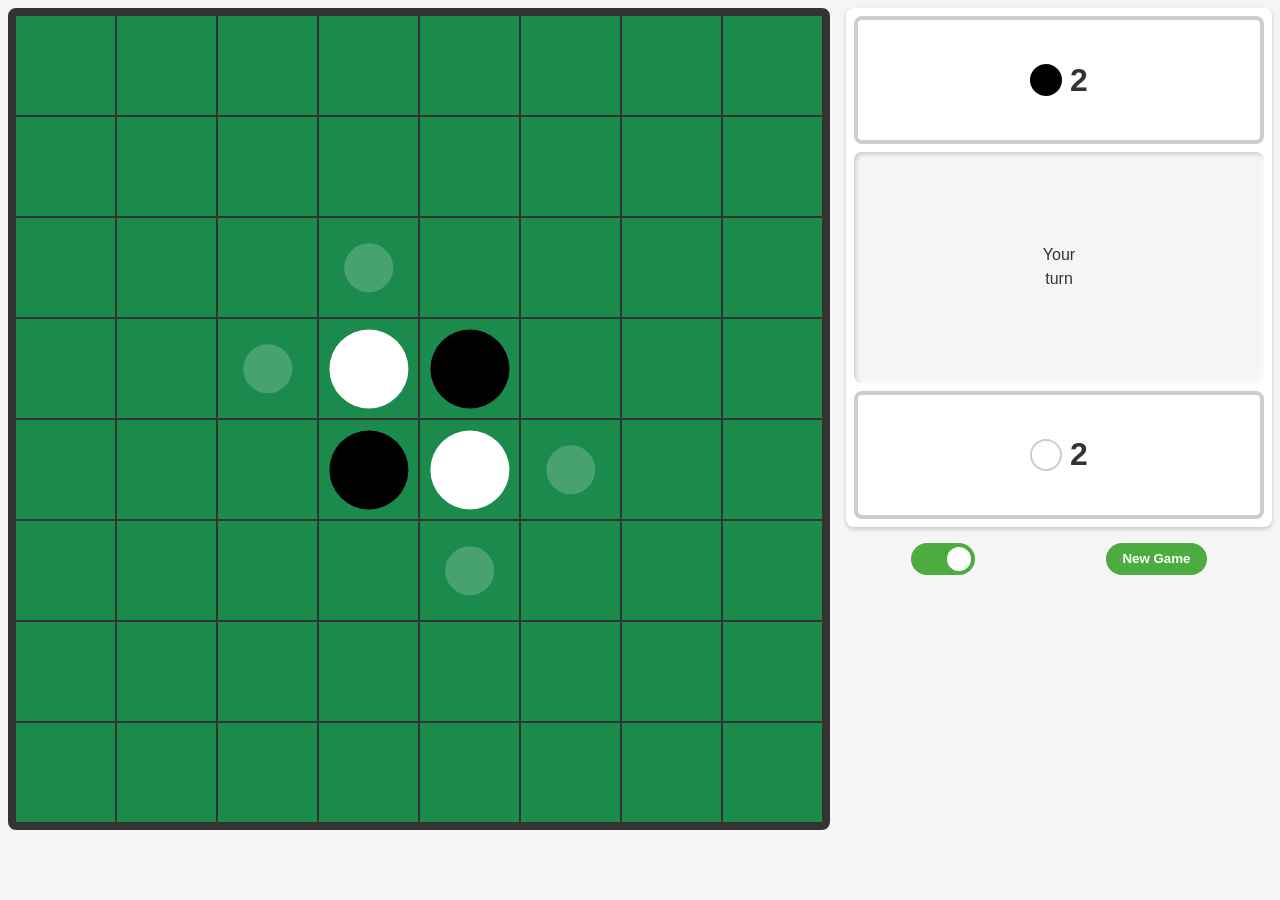
<file: index.html>
<!DOCTYPE html>
<html lang="en">
<head>
  <meta charset="UTF-8">
  <meta name="viewport" content="width=device-width, initial-scale=1.0">
  <meta http-equiv="Content-Security-Policy" content="script-src 'self'">
  <meta name="description" content="Othello Game - Play against AI.">
  <meta name="keywords" content="Othello, Reversi, Free, Game, AI, Board Game, Strategy, Tactics, HTML, CSS, JavaScript, HFR">
  <meta name="author" content="TRAN Duc Tai">
  <meta name="google" value="notranslate">
  <title>Othello</title>
  <link rel="canonical" href="https://onegaimuscle.github.io/Othello/">
  <link rel="stylesheet" href="./style.css">
  <link rel="icon" type="image/svg+xml" href="./favicon.svg">
</head>
<body>
  <noscript>
    <p>"You need to enable JavaScript to run this app."</p>
  </noscript>
  <h1><a href="https://onegaimuscle.github.io/" target="_blank">&lt;Othello/&gt;</a></h1>
  <div class="othello-game">
    <div class="board-container">
      <div id="othello-board"></div>
    </div>
    <div class="game-info">
      <div class="score-display">
        <div class="player-score" id="black-player">
          <span class="score-indicator black"></span>
          <span id="black-score">2</span>
        </div>
        <div id="othello-status-container">
          <span id="othello-status">Begin Game</span>
        </div>
        <div class="player-score" id="white-player">
          <span class="score-indicator white"></span>
          <span id="white-score">2</span>
        </div>
      </div>
      <div class="game-actions">
        <div class="switch-container">
          <label class="switch">
            <input type="checkbox" id="show-hints" checked>
            <span class="slider"></span>
          </label>
          <span>Show Valid Moves</span>
        </div>
        <button id="new-game-btn">New Game</button>
      </div>
    </div>
  </div>

  <!-- New Game Modal -->
  <div id="new-game-modal" class="modal-overlay">
    <div class="modal-content">
      <div class="modal-header">
        <h2>New Game</h2>
      </div>
      <div class="modal-body">
        <div class="form-group">
          <label>Who starts with Black?</label>
          <div class="option-cards">
            <div class="option-card selected" data-player="human">
              <span>You</span>
            </div>
            <div class="option-card" data-player="ai">
              <span>AI</span>
            </div>
          </div>
        </div>
        <div class="form-group">
          <label>Choose AI Difficulty</label>
          <div class="option-cards">
            <div class="difficulty-card" data-difficulty="noob">Noob</div>
            <div class="difficulty-card" data-difficulty="easy">Easy</div>
            <div class="difficulty-card selected" data-difficulty="medium">Medium</div>
            <div class="difficulty-card" data-difficulty="hard">Hard</div>
            <div class="difficulty-card" data-difficulty="pro">Pro</div>
            <div class="difficulty-card" data-difficulty="expert">Expert</div>
          </div>
        </div>
      </div>
      <div class="modal-footer">
        <button id="start-new-game">Begin</button>
        <button id="cancel-new-game" class="secondary">Cancel</button>
      </div>
    </div>
  </div>
  <script type="module" src="./othelloUI.js"></script>
</body>
</html>
</file>
<file: style.css>
:root {
  --primary-color: #4cac40;
  --primary-dark: #48a024;
  --board-bg: #333;
  --cell-bg: #1a8b4c;
  --text-color: #333;
  --hint-color: rgba(255, 255, 255, 0.2);
  --modal-bg: rgba(0, 0, 0, 0.8);
}

* {
  box-sizing: border-box;
  margin: 0;
  padding: 0;
}

body {
  font-family: 'Verdana', 'Arial', sans-serif;
  color: var(--text-color);
  min-width: 400px;
  margin: 0 auto;
  padding: 8px;
  background-color: #f5f5f5;
}

h1 {
  text-align: center;
  margin-bottom: 16px;
  color: var(--primary-color);
}

a {
  font-size: 24px;
  font-weight: bold;
  color: white;
  background-color: var(--primary-color);
  text-decoration: none;
  padding: 8px 16px;
  border-radius: 24px;
}

a:visited {
  color: white;
}

.othello-game {
  display: flex;
  flex-direction: column;
  align-items: center;
  gap: 16px;
}

.board-container {
  position: relative;
}

#othello-board {
  display: grid;
  grid-template-columns: repeat(8, min(11dvw, 11dvh));
  gap: 2px;
  background-color: var(--board-bg);
  border: 8px solid var(--board-bg);
  border-radius: 8px;
}

.othello-cell {
  width: 100%;
  aspect-ratio: 1/1;
  background-color: var(--cell-bg);
  position: relative;
  cursor: pointer;
  transition: background-color 0.2s;
}

.othello-cell.valid-move::before {
  content: "";
  position: absolute;
  top: 50%;
  left: 50%;
  transform: translate(-50%, -50%);
  width: 50%;
  height: 50%;
  border-radius: 50%;
  background-color: var(--hint-color);
  animation: pulse 2s infinite;
}

@keyframes pulse {
  0% { opacity: 0.5; transform: translate(-50%, -50%) scale(0.5); }
  50% { opacity: 1; transform: translate(-50%, -50%) scale(1); }
  100% { opacity: 0.5; transform: translate(-50%, -50%) scale(0.5); }
}

.othello-cell::after {
  content: "";
  position: absolute;
  top: 50%;
  left: 50%;
  transform: translate(-50%, -50%);
  width: 80%;
  height: 80%;
  border-radius: 50%;
  transition: all 0.3s ease;
}

.othello-cell.white::after {
  background-color: white;
}

.othello-cell.black::after {
  background-color: black;
}

.game-info {
  display: flex;
  flex-direction: column;
  gap: 16px;
  width: calc(min(88vw, 88vh) + 30px);
}

.score-display {
  display: grid;
  grid-template-columns: repeat(3, 1fr);
  background-color: white;
  padding: 8px 8px;
  border-radius: 8px;
  box-shadow: 0 2px 4px rgba(0, 0, 0, 0.2);
  gap: 8px;
}

.player-score {
  display: flex;
  justify-content: center;
  align-items: center;
  font-size: 32px;
  font-weight: bold;
  border: 4px solid #ccc;
  border-radius: 8px;
  gap: 8px;
  aspect-ratio: 1/1;
  transition: all 0.2s;
}

.score-indicator {
  width: 32px;
  height: 32px;
  border-radius: 50%;
}

.score-indicator.black {
  background-color: black;
}

.score-indicator.white {
  background-color: white;
  border: 2px solid #ccc;
}

#othello-status-container {
  display: flex;
  justify-content: center;
  align-items: center;
  text-align: center;
  aspect-ratio: 1/1;
  background-color: #f5f5f5;
  border-radius: 8px;
  box-shadow: inset 2px 2px 4px #ccc,
              inset -2px -2px 4px white;
}

#othello-status {
  white-space: pre-line;
  line-height: 1.5;
}

.game-actions {
  display: flex;
  justify-content: space-around;
  flex-wrap: wrap;
}

.switch-container {
  display: flex;
  align-items: center;
  gap: 8px;
  flex-wrap: wrap;
}

.switch {
  position: relative;
  width: 64px;
  height: 32px;
}

.switch input {
  display: none;
}

.slider {
  position: absolute;
  cursor: pointer;
  top: 0;
  left: 0;
  right: 0;
  bottom: 0;
  background-color: #ccc;
  transition: .5s;
  border-radius: 32px;
}

.slider:before {
  position: absolute;
  content: "";
  height: 24px;
  width: 24px;
  left: 4px;
  bottom: 4px;
  background-color: white;
  transition: .5s;
  border-radius: 50%;
}

input:checked + .slider {
  background-color: var(--primary-color);
}

input:checked + .slider:before {
  transform: translateX(32px);
}

button {
  padding: 8px 16px;
  background-color: var(--primary-color);
  color: white;
  border: none;
  border-radius: 40px;
  cursor: pointer;
  font-weight: bold;
  transition: background-color 0.2s;
}

button:hover {
  background-color: var(--primary-dark);
}

.modal-overlay {
  display: none;
  position: fixed;
  top: 0;
  left: 0;
  right: 0;
  bottom: 0;
  background-color: var(--modal-bg);
  z-index: 1000;
  justify-content: center;
  align-items: center;
  padding: 16px;
}

.modal-content {
  text-align: center;
  background-color: white;
  padding: 32px;
  border-radius: 16px;
  max-width: 480px;
  width: 100%;
  animation: modalFadeIn 0.3s;
}

@keyframes modalFadeIn {
  from { opacity: 0; transform: translateY(-64px); }
  to { opacity: 1; transform: translateY(0); }
}

.modal-header {
  margin-bottom: 16px;
}

.modal-header h2 {
  color: var(--primary-color);
}

.modal-body {
  margin-bottom: 16px;
}

.form-group {
  margin-bottom: 16px;
}

.form-group label {
  display: block;
  margin-bottom: 8px;
  font-weight: bold;
}

.option-cards {
  display: flex;
  gap: 8px;
  flex-wrap: wrap;
}

.option-card {
  flex: 1;
  min-width: 80px;
  padding: 16px;
  border: 2px solid #e0e0e0;
  border-radius: 8px;
  cursor: pointer;
  transition: all 0.2s;
  display: flex;
  flex-direction: column;
  align-items: center;
  gap: 8px;
}

.option-card:hover {
  border-color: var(--primary-color);
}

.difficulty-card {
  flex: 1;
  min-width: 100px;
  padding: 8px;
  border: 2px solid #e0e0e0;
  border-radius: 8px;
  cursor: pointer;
  transition: all 0.2s;
}

.difficulty-card:hover {
  border-color: var(--primary-color);
}

.modal-footer {
  display: flex;
  justify-content: flex-end;
  gap: 8px;
}

.selected{
  background-color: rgba(76, 175, 80, 0.1);
  border-color: var(--primary-color);
}

@media (orientation: landscape) {
  h1 {
    display: none;
  }

  .othello-game {
    flex-direction: row;
    justify-content: center;
    align-items: stretch;
  }

  .game-info {
    width: 64dvh;
  }

  .score-display {
    grid-template-columns: none;
    grid-template-rows: auto auto auto;
  }

  .player-score {
    aspect-ratio: 16/5;
  }

  #othello-status-container {
    aspect-ratio: 16/9;
  }

  .switch + span {
    display: none;
  }
}
</file>
